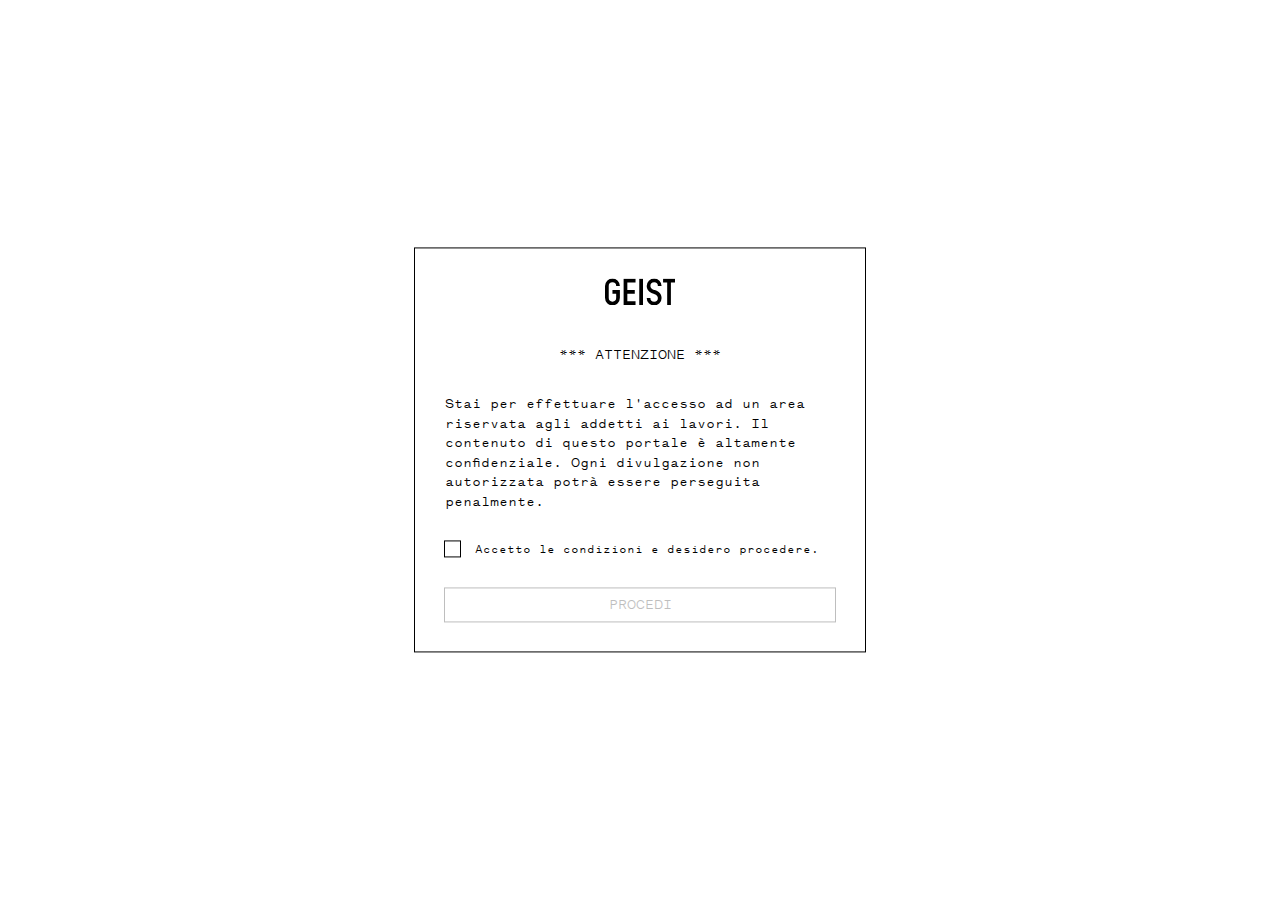
<file: index.html>
<!DOCTYPE html>
<html>
  <head>
    <meta charset="utf-8">
    <meta name="viewport" content="width=device-width, initial-scale=1.0">
    <meta name="theme-color" content="#000000">
    <title>GEIST • Area Riservata</title>
    <meta name="description" content="Gedankliches Experimentelles Institut für Spezielle Therapien.">
    <link rel="icon" href="img/favicon.ico"/>
    <!-- SOCIAL -->
    <meta name="twitter:card" content="summary_large_image">
    <meta property="og:type" content="website">
    <meta property="og:url" content="http://geistlab.de">
    <meta property="og:title" content="GEIST • Schadenfreudemetertest">
    <meta property="og:description" content="Gedankliches Experimentelles Institut für Spezielle Therapien.">
    <meta property="og:image" content="http://www.geistlab.de/img/thumbnail.png">
    <!-- STYLE -->
    <link rel="stylesheet" href="css/index.css"/>
    <link rel="stylesheet" href="css/mobile.css"/>
  </head>
  <body>

    <div class="mono popup" id="accesso">

      <img src="img/geist.svg" id="logo">

      <p style="text-align:center">*** ATTENZIONE ***</p>
      <p>Stai per effettuare l'accesso ad un area riservata agli addetti ai lavori. Il contenuto di questo portale è altamente confidenziale. Ogni divulgazione non autorizzata potrà essere perseguita penalmente.</p>

      <label class="container mono small pointer"><p>Accetto le condizioni e desidero procedere.</p>
        <input class="pointer" type="checkbox" onclick="checkbox()"autocomplete="off">
        <span class="checkmark"></span>
      </label>

      <button id="procedi" class="mono non-active"><p>PROCEDI</p></button>
    </div>

    <!-- SCRIPT -->
    <script src="addons/prefixfree.min.js"></script>
    <script src="addons/jquery-3.4.1.min.js"></script>
    <script src="js/index.js"></script>

  </body>
</html>
</file>
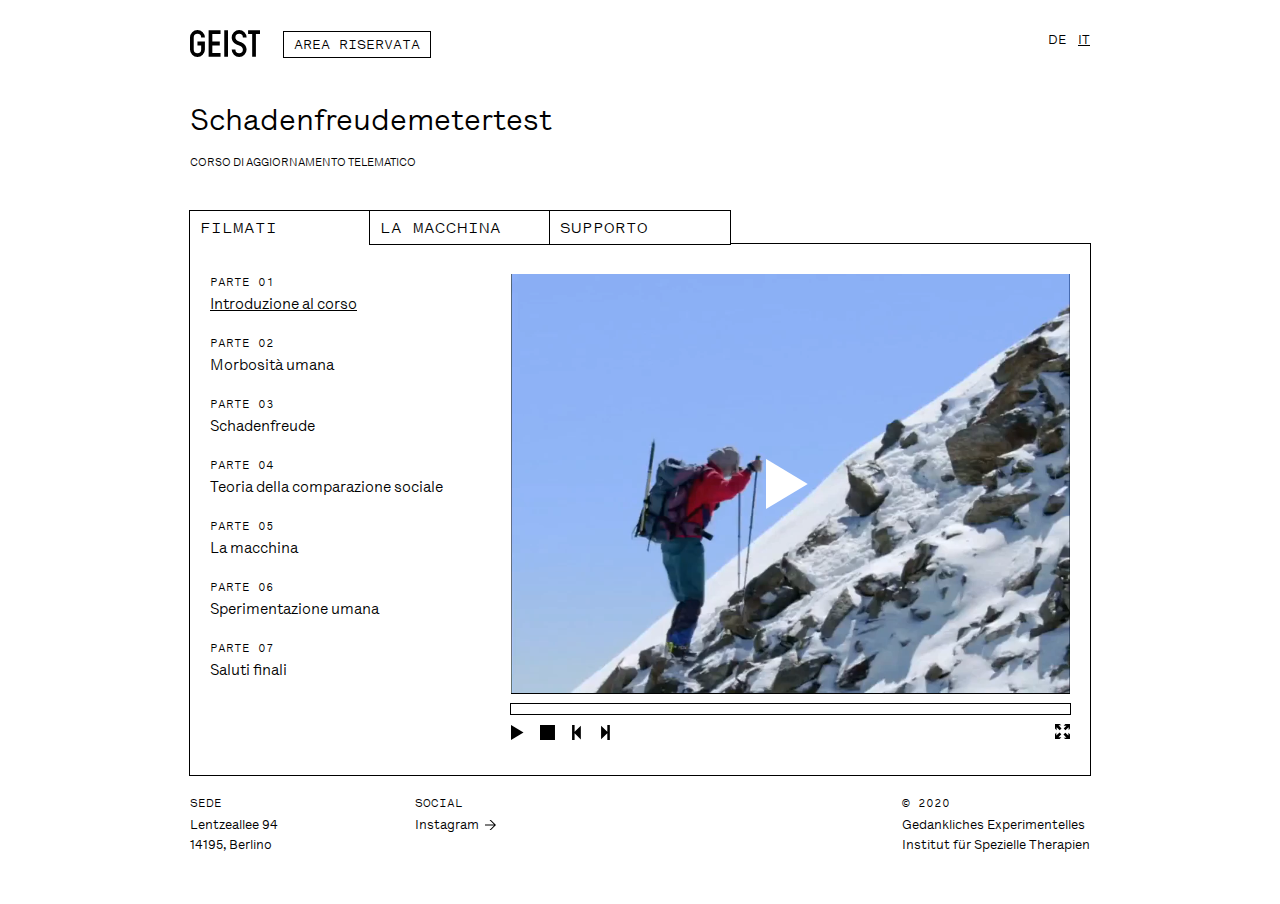
<file: test.html>
<!DOCTYPE html>
<html>
  <head>
    <meta charset="utf-8">
    <meta name="viewport" content="width=device-width, initial-scale=1.0">
    <meta name="theme-color" content="#000000">
    <title>GEIST • Schadenfreudemetertest</title>
    <meta name="description" content="Gedankliches Experimentelles Institut für Spezielle Therapien.">
    <link rel="icon" href="img/favicon.ico">
    <!-- SOCIAL -->
    <meta name="twitter:card" content="summary_large_image">
    <meta property="og:type" content="website">
    <meta property="og:url" content="http://geistlab.de">
    <meta property="og:title" content="GEIST • Schadenfreudemetertest">
    <meta property="og:description" content="Gedankliches Experimentelles Institut für Spezielle Therapien.">
    <meta property="og:image" content="http://www.geistlab.de/img/thumbnail.png">
    <!-- STYLE -->
    <link rel="stylesheet" href="css/index.css"/>
    <link rel="stylesheet" href="css/mobile.css"/>
  </head>
  <body>

    <div id="header">
      <img id="logo" src="img/geist.svg">
      <p id="area" class="mono">
        <span lang="it">AREA RISERVATA</span>
        <span lang="de">RESERVIERTEN BEREICH</span>
      </p>
      <p id="lang">
        <a href="test.html?de" class="pointer underlineHover">DE</a>&nbsp;&nbsp;&nbsp;
        <a href="test.html" class="pointer underlineHover">IT</a>
      </p>
    </div>

    <h1>Schadenfreudemetertest</h1>
    <p class="small">
      <span lang="it">CORSO DI AGGIORNAMENTO TELEMATICO</span>
      <span lang="de">TELEMATISCHER AUFFRISCHUNGSKURS</span>
    </p>

    <div id="nav">
      <div id="nav1" class="mono pointer nav navActive">
        <span lang="it">FILMATI</span>
        <span lang="de">VIDEOS</span>
      </div><!--
   --><div id="nav2" class="mono pointer nav">
        <span lang="it"><span>LA </span>MACCHINA</span>
        <span lang="de"><span>DIE </span>MASCHINE</span>
      </div><!--
   --><div id="nav3" class="mono pointer nav">
        <span lang="it">SUPPORTO</span>
        <span lang="de">SUPPORT</span>
      </div>
    </div>

    <div id="main">

      <div id="main1">
        <div id="videoList">
          <div>
            <p class="mono small">
              <span lang="it">PARTE 01</span>
              <span lang="de">TEIL 01</span>
            </p>
            <p number="1" class="videoNum pointer underlineHover">
              <span lang="it">Introduzione al corso</span>
              <span lang="de">Einleitung</span>
            </p>
          </div>
          <div>
            <p class="mono small">
              <span lang="it">PARTE 02</span>
              <span lang="de">TEIL 02</span>
            </p>
            <p number="2" class="videoNum pointer underlineHover">
              <span lang="it">Morbosità umana</span>
              <span lang="de">Morbidität beim Menschen</span>
            </p>
          </div>
          <div>
            <p class="mono small">
              <span lang="it">PARTE 03</span>
              <span lang="de">TEIL 03</span>
            </p>
            <p number="3" class="videoNum pointer underlineHover">Schadenfreude</p>
          </div>
          <div>
            <p class="mono small">
              <span lang="it">PARTE 04</span>
              <span lang="de">TEIL 04</span>
            </p>
            <p number="4" class="videoNum pointer underlineHover">
              <span lang="it">Teoria della comparazione sociale</span>
              <span lang="de">Theorie des sozialen Vergleichs</span>
            </p>
          </div>
          <div>
            <p class="mono small">
              <span lang="it">PARTE 05</span>
              <span lang="de">TEIL 05</span>
            </p>
            <p number="5" class="videoNum pointer underlineHover">
              <span lang="it">La macchina</span>
              <span lang="de">Die Maschine</span>
            </p>
          </div>
          <div>
            <p class="mono small">
              <span lang="it">PARTE 06</span>
              <span lang="de">TEIL 06</span>
            </p>
            <p number="6" class="videoNum pointer underlineHover">
              <span lang="it">Sperimentazione umana</span>
              <span lang="de">Menschenversuch</span>
            </p>
          </div>
          <div>
            <p class="mono small">
              <span lang="it">PARTE 07</span>
              <span lang="de">TEIL 07</span>
            </p>
            <p number="7" class="videoNum pointer underlineHover">
              <span lang="it">Saluti finali</span>
              <span lang="de">Abschließende Grüße</span>
            </p>
          </div>
        </div><!--
     --><div id="player">
          <div id="videoWrap" class="pointer" onclick="videoToggle()">
            <span class="mono small" lang="it">Caricamento...</span>
            <span class="mono small" lang="de">Loading...</span>
            <div><video id="video" src="video/1.mp4"></video></div>
            <img id="playOverlay" src="icons/play-white.svg">
          </div>
          <div id="progressBorder"><div id="progress"></div></div>
          <div id="controls">
            <img src="icons/play.svg" onclick="videoToggle()" class="pointer play">
            <img src="icons/stop.svg" onclick="videoStop()" class="pointer">
            <img src="icons/step-backward.svg" onclick="videoPrev()" class="pointer">
            <img src="icons/step-forward.svg" onclick="videoNext()" class="pointer">
            <img src="icons/fullscreen.svg" onclick="videoFull()" class="pointer">
          </div>
        </div>
      </div>

      <div id="main2">
        <div id="gallery">
          <div class="galleryImg" style="background-image:url(img/1.jpg)"></div>
          <div class="galleryImg" style="background-image:url(img/2.jpg)"></div>
          <div class="galleryImg" style="background-image:url(img/3.jpg)"></div>
          <div class="galleryImg" style="background-image:url(img/4.jpg)"></div>
          <div class="galleryImg" style="background-image:url(img/5.jpg)"></div>
          <div class="galleryImg" style="background-image:url(img/6.jpg)"></div>
          <div class="galleryImg" style="background-image:url(img/7.jpg)"></div>
        </div>
        <div id="galleryNav">
            <p class="mono pointer underlineHover" id="galleryPrev">
              <span lang="it">«<span>Indietro</span></span>
              <span lang="de">«<span>Zurück</span></span>
            </p>
            <p class="mono pointer underlineHover galleryNum" number="1">1</p>
            <p class="mono pointer underlineHover galleryNum" number="2">2</p>
            <p class="mono pointer underlineHover galleryNum" number="3">3</p>
            <p class="mono pointer underlineHover galleryNum" number="4">4</p>
            <p class="mono pointer underlineHover galleryNum" number="5">5</p>
            <p class="mono pointer underlineHover galleryNum" number="6">6</p>
            <p class="mono pointer underlineHover galleryNum" number="7">7</p>
            <p class="mono pointer underlineHover" id="galleryNext">
              <span lang="it"><span>Avanti</span>»</span>
              <span lang="de"><span>Aufwärts</span>»</span>
            </p>
        </div>
      </div>

      <div id="main3">
        <div id="contact">
          <p id="contact_1">
            <span lang="it">Per eventuali chiarimenti o informazioni aggiuntive, rivolgersi direttamente ai responsabili del Dipartimento di Antropologia.</span>
            <span lang="de">Für weitere Informationen wenden Sie sich bitte direkt an die Leiter der Abteilung für Anthropologie.</span>
          </p>
          <p id="contact_2" class="mono small">
            <span lang="it">UFFICI</span>
            <span lang="de">BÜROS</span>
          </p>
          <p>
            <span lang="it">Lentzeallee 94 <br>14195, Berlino</span>
            <span lang="de">Lentzeallee 94 <br>14195, Berlin</span>
          </p>
          <p class="mono small">
            <span lang="it">CONTATTI</span>
            <span lang="de">KONTAKT</span>
          </p>
          <p>contact@afa.geist.de</p>
          <p class="mono small">
            <span lang="it">???</span>
            <span lang="de">???</span>
          </p>
          <p class="pointer underlineHover" onclick="popup()">
            <span class="arrow" lang="it">Informazioni sul progetto</span>
            <span class="arrow" lang="de">Informationen über das Projekt</span>
          </p>
        </div><!--
     --><div id="staff">
          <p class="mono small" lang="it">Direttore</p>
          <p class="mono small" lang="de">Direktor</p>
          <div id="staff1">
            <div><div class="portrait" style="background-image:url(img/hans.jpg)" fake="Hans Weber" real="Francesco Aragona"></div></div>
          </div>
          <p style="margin-top:15px" class="mono small" lang="it">Assistenti</p>
          <p style="margin-top:15px" class="mono small" lang="de">Assistenten</p>
          <div id="staff2">
            <div><div class="portrait" style="background-image:url(img/agnes.jpg)" fake="Agnes Schneider" real="Alessia Arosio"></div></div><!--
         --><div><div class="portrait" style="background-image:url(img/adolf.jpg)" fake="Adolf Wagner" real="Lorenzo Bernini"></div></div><!--
         --><div><div class="portrait" style="background-image:url(img/erich.jpg)" fake="Erich Hoffmann" real="Emanuele Coppo"></div></div><!--
         --><div><div class="portrait" style="background-image:url(img/franz.jpg)" fake="Franz Schultz" real="Enrico Monasteri"></div></div><!--
         --><div><div class="portrait" style="background-image:url(img/friedrich.jpg)" fake="Friedrich Müller" real="Filippo Testa"></div></div>
          </div>
        </div>
      </div>

    </div>

    <div id="footer">
      <div>
        <p class="mono small">
          <span lang="it">SEDE</span>
          <span lang="de">SITZ</span>
        </p>
        <p>
          <span lang="it">Lentzeallee 94 <br>14195, Berlino</span>
          <span lang="de">Lentzeallee 94 <br>14195, Berlin</span>
        </p>
      </div><!--
   --><div>
        <p class="mono small">SOCIAL</p>
        <p><a class="underlineHover arrow" href="http://instagram.com/geist.lab">Instagram</a></p>
      </div><!--
   --><div>
        <p class="mono small">© 2020</p>
        <p>Gedankliches Experimentelles <br>Institut für Spezielle Therapien</p>
      </div>
    </div>

    <div class="mono popup invisible" id="info">
      <span class="pointer" onclick="popup()">╳</span>
      <p>*** INFORMAZIONI ***</p>
      <p>Progetto realizzato per il Laboratorio di Sintesi Finale, Sezione C1, a.a. 2019-2020.</p>
      <p>Politecnico di Milano,<br>Design della Comunicazione.</p>
    </div>

    <!-- SCRIPT -->
    <script src="addons/prefixfree.min.js"></script>
    <script src="addons/jquery-3.4.1.min.js"></script>
    <script src="js/index.js"></script>

  </body>
</html>
</file>
<file: css/index.css>
@import "../css/fonts.css";
@import "../css/popup.css";
/*--------------------BROWSER--------------------*/
::-webkit-scrollbar {
    display: none;
}
::selection {
    background: #ccc;
}
/*--------------------TEXT--------------------*/
h1 {
  font-size: 30px;
  line-height: 1.5;
  margin-bottom: 1vw;
}
p, .portrait::after {
  font-size: 13px;
  line-height: 1.5;
}
.small, .small * {
  font-size: 11px;
}
#main p:not(.mono), #footer p:not(.mono) {
  margin-bottom: 20px;
}
#main p.mono, #footer p.mono {
  margin-bottom: 4px;
}
/*--------------------LINKS--------------------*/
a {
  text-decoration: none;
  color: #000;
}
.underline, .underlineHover:hover {
  text-decoration: underline;
}
.pointer {
  cursor: pointer;
}
.arrow {
  position: relative;
}
.arrow::after {
  content: url("../icons/arrow.svg");
  height: 11px;
  width: 11px;
  position: absolute;
  top: 0;
  right: -17px;
}
/*--------------------GENERAL--------------------*/
* {
  margin: 0;
  padding: 0;
  color: #000;
  box-sizing: border-box;
}
html, body {
  background-color: #fff;
}
body {
  width: 900px;
  margin: 30px auto;
}
#main {
  outline: 1px solid #000;
  padding: 30px 20px;
  margin-bottom: 20px;
}
#main p:not(.mono) {
  display: inline-block;
}
/*--------------------HEADER--------------------*/
#header {
  margin-bottom: 40px;
}
#header > * {
  display: inline-block;
  vertical-align: top;
}
#logo {
  width: 70px;
  margin-right: 20px;
}
#area {
  outline: 1px solid #000;
  padding: 3px 10px 2px 10px;
  margin-top: 2px;
}
#lang {
  float: right;
  user-select: none;
}
/*--------------------NAV--------------------*/
#nav {
  font-size: 15px;
  margin-top: 40px;
  margin-bottom: .5px;
}
.nav {
  display: inline-block;
  width: 20%;
  padding: 5px 10px;
  outline: 1px solid #000;
  background-color: #fff;
  position: relative;
}
.navActive::after {
  content: '';
  background-color: #fff;
  width: 100%;
  height: 10px;
  position: absolute;
  bottom: -5px;
  left: 0;
}
/*--------------------MAIN 1 (FILMATI)--------------------*/
#main1 > div {
  display: inline-block;
  vertical-align: top;
}
#main1 p.mono {
  margin-bottom: 0;
  padding-bottom: 2px;
}
#main1 p:not(.mono) {
  font-size: 15px;
}
#videoList {
  width: 35%;
}
#player {
  width: 65%;
}
#videoWrap {
  width: 100%;
  height: 0;
  padding-bottom: 75%;
  background-color: #000;
  position: relative;
}
#videoWrap span, #videoWrap img {
  position: absolute;
  top: 50%;
  left: 50%;
  transform: translate(-50%, -50%);
  user-select: none;
}
#videoWrap span {
  color: #fff;
}
#videoWrap div {
  position: absolute;
  z-index: 1;
}
video {
  width: 100%;
}
#videoWrap img {
  width: 50px;
  height: 50px;
  display: none;
  z-index: 2;
}
#progressBorder {
  width: 100%;
  height: 10px;
  outline: 1px solid #000;
  margin: 10px 0;
}
#progress {
  background-color: #000;
  width: 0%;
  height: 100%;
}
#controls {
  user-select: none;
}
#controls img {
  height: 15px;
}
#controls img:not(:last-child) {
  margin-right: 10px;
}
#controls img:last-child {
  float: right;
}
/*--------------------MAIN 2 (MACCHINA)--------------------*/
.galleryImg {
  width: 90%;
  height: 500px;
  margin: auto;
  background-position: center;
  background-repeat: no-repeat;
  background-size: cover;
}
#galleryNav {
  text-align: center;
  user-select: none;
  margin-top: 10px;
}
#galleryNav p {
  display: inline-block;
}
#galleryNav p:not(:last-child) {
  margin-right: 15px;
}
/*--------------------MAIN 3 (SUPPORTO)--------------------*/
#main3 > div {
  display: inline-block;
  vertical-align: top;
}
#contact {
  width: 45%;
}
#staff {
  width: 55%;
  padding-left: 20px;
}
#staff p {
  width: 100%;
  margin-bottom: 10px !important;
  text-transform: uppercase;
}
#staff1 > div, #staff2 > div, #staff p {
  padding-left: 15px;
}
#staff1 > div, #staff2 > div {
  display: inline-block;
  width: calc(100% / 3);
  margin-bottom: 30px;
}
#staff2 p {
  margin-top: 15px;
}
.portrait {
  height: 140px;
  background-position: center;
  background-repeat: no-repeat;
  background-size: cover;
  background-color: #000;
  position: relative;
}
.portrait::after {
  content: attr(fake);
  position: absolute;
  bottom: -25px;
  left: 0;
  width: 100%;
}
.portrait:hover::after {
  content: attr(real);
}
/*--------------------FOOTER--------------------*/
#footer div {
  display: inline-block;
  vertical-align: top;
}
#footer div:not(:last-child) {
  padding-right: 15px;
}
#footer div:nth-child(1) {width: 25%;}
#footer div:nth-child(2) {width: 30%;}
#footer div:nth-child(3) {float: right;}
</file>
<file: css/mobile.css>
/*--------------------BODY--------------------*/
@media only screen and (max-width: 920px) {
  body {
    width: auto;
    margin: 3vw 10px;
  }
  #main {
    padding: calc(15px + 2vw) calc(3px + 2vw);
  }
  #nav {
    font-size: calc(10.4px + 0.5vw);
  }
  .galleryImg {
    width: 100%;
    height: 60vw;
  }
}
/*--------------------COLLAPSE--------------------*/
@media only screen and (max-width: 750px) {
  #header {
    margin-bottom: calc(20px + 3vw);
  }
  #nav {
    margin-top: calc(20px + 3vw);
  }
  .nav {
    width: calc(100% / 3);
  }
  #videoList, #player {
    display: block;
    width: 100% !important;
  }
  #player {
    margin-bottom: calc(10px + 5vw);
  }
  #staff, #contact {
    width: 100%;
    padding: 0;
  }
  #contact br {
    display: none;
  }
  #staff {
    margin: 10px 0 30px 0;
    padding: 0;
  }
  #staff p, #staff1 > div, #staff2 > div:nth-child(3n+1) {
    padding: 0 10px 0 0;
  }
  #staff2 > div:nth-child(3n+2) {
    padding: 0 5px 0 5px;
  }
  #staff2 > div:nth-child(3n+3) {
    padding: 0 0 0 10px;
  }
  .portrait {
    height: 140px;
  }
}
@media only screen and (max-width: 450px) {
  h1 {
    font-size: 25px;
  }
  #nav2 span span {
    display: none;
  }
  #galleryPrev span span, #galleryNext span span {
    display: none;
  }
  #staff1 > div, #staff2 > div {
    width: 50%;
    padding: 0;
    margin-bottom: 30px;
  }
  #staff1 > div, #staff2 > div:nth-child(odd) {
    padding: 0 7px 0 0;
  }
  #staff2 > div:nth-child(even) {
    padding: 0 0 0 7px;
  }
  #footer > div:nth-child(2) br {
    display: none;
  }
  #footer div:last-child p:last-child {
    margin-bottom: 0;
  }
  #footer div:nth-child(1) {
    width: 70%;
  }
  #footer div:nth-child(1) br {
    display: none;
  }
  #footer div:nth-child(2) {
    width: 30%;
  }
  #footer div:nth-child(3) {
    width: 100%;
    float: none;
  }
}
/*--------------------POPUP--------------------*/
@media only screen and (max-width: 470px) {
  .popup, .popup#accesso {
    width: 88vw;
    padding: 7vw;
  }
}
</file>
